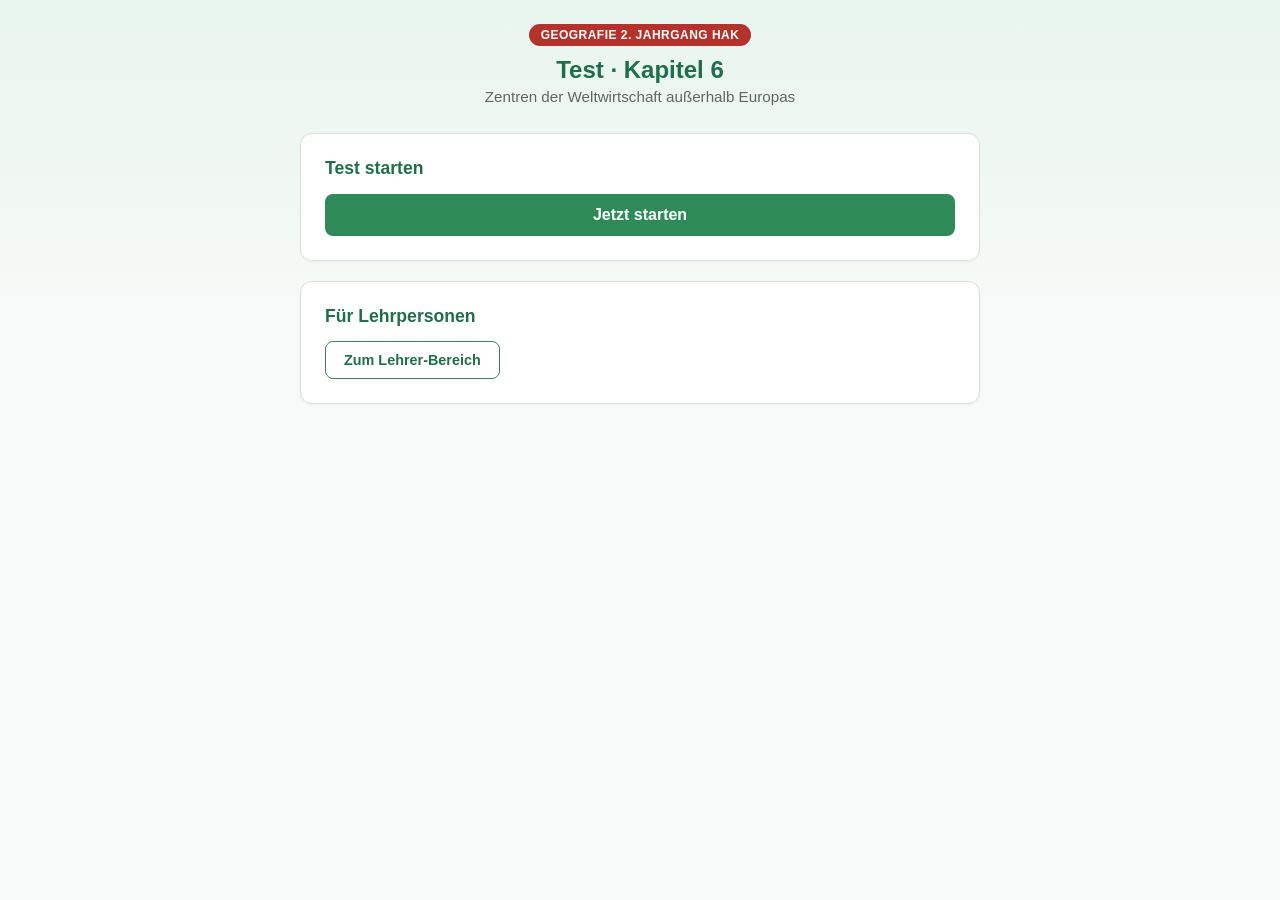
<file: index.html>
<!DOCTYPE html>
<html lang="de">
<head>
<meta charset="UTF-8">
<meta name="viewport" content="width=device-width, initial-scale=1.0">
<title>Test Kapitel 6 · Zentren der Weltwirtschaft</title>
<link rel="stylesheet" href="css/style.css">
</head>
<body>
<div class="wrap">
  <header class="app-header">
    <span class="badge badge-test">Geografie 2. Jahrgang HAK</span>
    <h1>Test · Kapitel 6</h1>
    <p>Zentren der Weltwirtschaft außerhalb Europas</p>
  </header>
  <div class="card">
    <h2>Test starten</h2>
    <a class="btn-primary" style="display:block; text-align:center; text-decoration:none; box-sizing:border-box;" href="test-kapitel6.html">Jetzt starten</a>
  </div>
  <div class="card">
    <h2>Für Lehrpersonen</h2>
    <a class="btn-secondary" style="display:inline-block; text-decoration:none;" href="lehrer-test.html">Zum Lehrer-Bereich</a>
  </div>
</div>
</body>
</html>
</file>
<file: css/style.css>
:root {
  --green-dark: #1f6f4a;
  --green: #2e8b57;
  --green-light: #e8f5ee;
  --ink: #1c2321;
  --muted: #5b6864;
  --border: #d7e3dc;
  --white: #ffffff;
  --danger: #b3332c;
  --radius: 12px;
  font-family: -apple-system, BlinkMacSystemFont, "Segoe UI", Roboto, Helvetica, Arial, sans-serif;
}

* { box-sizing: border-box; }

body {
  margin: 0;
  background: linear-gradient(180deg, var(--green-light) 0%, #f7faf8 320px);
  color: var(--ink);
  min-height: 100vh;
  padding: 24px 16px 64px;
}

.wrap {
  max-width: 680px;
  margin: 0 auto;
}

header.app-header {
  text-align: center;
  margin-bottom: 28px;
}

header.app-header .badge {
  display: inline-block;
  background: var(--green);
  color: white;
  font-size: 0.75rem;
  font-weight: 600;
  letter-spacing: 0.04em;
  text-transform: uppercase;
  padding: 4px 12px;
  border-radius: 999px;
  margin-bottom: 10px;
}

header.app-header .badge.badge-test {
  background: var(--danger);
}

header.app-header h1 {
  font-size: 1.5rem;
  margin: 0 0 4px;
  color: var(--green-dark);
}

header.app-header p {
  color: var(--muted);
  margin: 0;
  font-size: 0.95rem;
}

.card {
  background: var(--white);
  border: 1px solid var(--border);
  border-radius: var(--radius);
  padding: 24px;
  margin-bottom: 20px;
  box-shadow: 0 1px 3px rgba(20, 40, 30, 0.06);
}

.card h2 {
  margin-top: 0;
  font-size: 1.1rem;
  color: var(--green-dark);
}

label {
  display: block;
  font-weight: 600;
  margin-bottom: 6px;
  font-size: 0.9rem;
}

input[type="text"],
input[type="password"] {
  width: 100%;
  padding: 12px 14px;
  border: 1px solid var(--border);
  border-radius: 8px;
  font-size: 1rem;
  margin-bottom: 16px;
}

input[type="text"]:focus,
input[type="password"]:focus {
  outline: 2px solid var(--green);
  outline-offset: 1px;
}

select {
  width: 100%;
  padding: 12px 14px;
  border: 1px solid var(--border);
  border-radius: 8px;
  font-size: 1rem;
  background: white;
  color: var(--ink);
}

select:focus {
  outline: 2px solid var(--green);
  outline-offset: 1px;
}

button {
  font: inherit;
  cursor: pointer;
}

.btn-primary {
  background: var(--green);
  color: white;
  border: none;
  padding: 12px 22px;
  border-radius: 8px;
  font-weight: 600;
  font-size: 1rem;
  width: 100%;
}

.btn-primary:hover { background: var(--green-dark); }
.btn-primary:disabled { background: #9db8ac; cursor: not-allowed; }

.btn-danger {
  background: var(--danger);
  color: white;
  border: none;
  padding: 12px 22px;
  border-radius: 8px;
  font-weight: 600;
  font-size: 1rem;
  width: 100%;
}

.btn-danger:hover { background: #8e2922; }

.btn-secondary {
  background: transparent;
  color: var(--green-dark);
  border: 1px solid var(--green);
  padding: 10px 18px;
  border-radius: 8px;
  font-weight: 600;
  font-size: 0.9rem;
}

.progress-track {
  width: 100%;
  height: 8px;
  background: var(--border);
  border-radius: 999px;
  overflow: hidden;
  margin-bottom: 18px;
}

.progress-fill {
  height: 100%;
  background: var(--green);
  transition: width 0.25s ease;
}

.q-meta {
  font-size: 0.8rem;
  color: var(--muted);
  text-transform: uppercase;
  letter-spacing: 0.03em;
  margin-bottom: 6px;
}

.q-meta .afb-tag {
  display: inline-block;
  margin-left: 6px;
  padding: 1px 8px;
  border-radius: 999px;
  background: var(--green-light);
  color: var(--green-dark);
  text-transform: none;
  letter-spacing: normal;
  font-weight: 600;
}

.q-meta .afb-tag.afb3 { background: #fdf2d9; color: #8a6100; }

.q-text {
  font-size: 1.15rem;
  font-weight: 600;
  margin-bottom: 18px;
  line-height: 1.4;
}

.options { display: flex; flex-direction: column; gap: 10px; margin-bottom: 20px; }

.option-btn {
  text-align: left;
  padding: 14px 16px;
  border-radius: 10px;
  border: 1px solid var(--border);
  background: #fafcfb;
  font-size: 0.98rem;
  transition: border-color 0.15s, background 0.15s;
}

.option-btn:hover { border-color: var(--green); }

.option-btn.selected {
  border-color: var(--green);
  background: var(--green-light);
  font-weight: 600;
}

.option-btn.correct {
  border-color: var(--green);
  background: #d7f5e3;
}

.option-btn.wrong {
  border-color: var(--danger);
  background: #fbe3e1;
}

.option-btn[disabled] { cursor: default; }

.feedback {
  font-size: 0.92rem;
  padding: 10px 14px;
  border-radius: 8px;
  margin-bottom: 16px;
}

.feedback.ok { background: #d7f5e3; color: var(--green-dark); }
.feedback.no { background: #fbe3e1; color: var(--danger); }
.feedback.teil { background: #fdf2d9; color: #8a6100; }
.feedback.info { background: var(--green-light); color: var(--green-dark); }

/* ---- Zuordnung (matching) ---- */
.matching-list { display: flex; flex-direction: column; gap: 10px; margin-bottom: 16px; }

.match-row {
  display: flex;
  align-items: center;
  gap: 10px;
  flex-wrap: wrap;
  padding: 10px 12px;
  border: 1px solid var(--border);
  border-radius: 10px;
  background: #fafcfb;
}

.match-left { font-weight: 600; flex: 1 1 40%; min-width: 120px; }

.match-select {
  flex: 1 1 45%;
  min-width: 140px;
  padding: 8px 10px;
  border: 1px solid var(--border);
  border-radius: 8px;
  font-size: 0.95rem;
  background: white;
}

.match-row.correct { border-color: var(--green); background: #d7f5e3; }
.match-row.wrong { border-color: var(--danger); background: #fbe3e1; }

.match-hint { width: 100%; font-size: 0.85rem; color: var(--danger); margin-top: 4px; }

/* ---- Reihenfolge (ordering) ---- */
.ordering-list { display: flex; flex-direction: column; gap: 8px; margin-bottom: 8px; }

.ordering-item {
  display: flex;
  align-items: center;
  gap: 10px;
  padding: 10px 12px;
  border: 1px solid var(--border);
  border-radius: 10px;
  background: #fafcfb;
}

.ordering-num { font-weight: 700; color: var(--green-dark); min-width: 22px; }
.ordering-text { flex: 1 1 auto; }
.ordering-controls { display: flex; gap: 4px; }

.order-btn {
  background: white;
  border: 1px solid var(--border);
  border-radius: 6px;
  width: 34px;
  height: 34px;
  font-size: 0.9rem;
  color: var(--green-dark);
}

.order-btn:hover:not(:disabled) { border-color: var(--green); }
.order-btn:disabled { color: #bbc4c0; cursor: not-allowed; }

.ordering-item.correct { border-color: var(--green); background: #d7f5e3; }
.ordering-item.wrong { border-color: var(--danger); background: #fbe3e1; }

.result-score {
  text-align: center;
  padding: 20px 0;
}

.result-score .big {
  font-size: 2.6rem;
  font-weight: 700;
  color: var(--green-dark);
}

.result-score .sub {
  color: var(--muted);
  margin-top: 4px;
}

table.leaderboard,
table.results-table {
  width: 100%;
  border-collapse: collapse;
  font-size: 0.92rem;
}

table.leaderboard th,
table.leaderboard td,
table.results-table th,
table.results-table td {
  padding: 8px 10px;
  border-bottom: 1px solid var(--border);
  text-align: left;
}

table.leaderboard th, table.results-table th {
  color: var(--muted);
  font-size: 0.78rem;
  text-transform: uppercase;
  letter-spacing: 0.03em;
}

table.leaderboard tr:first-child td { font-weight: 700; color: var(--green-dark); }

.table-wrap { overflow-x: auto; }

.footer-note {
  text-align: center;
  color: var(--muted);
  font-size: 0.8rem;
  margin-top: 24px;
}

a.link-quiet { color: var(--green-dark); }

.error-msg {
  color: var(--danger);
  font-size: 0.88rem;
  margin: -8px 0 14px;
}

.hidden { display: none !important; }

.chapter-list { display: flex; flex-direction: column; gap: 12px; }

.chapter-item {
  display: flex;
  justify-content: space-between;
  align-items: center;
  padding: 16px;
  border: 1px solid var(--border);
  border-radius: 10px;
  text-decoration: none;
  color: var(--ink);
}

.chapter-item:hover { border-color: var(--green); }

.chapter-item.chapter-item-test:hover { border-color: var(--danger); }

.chapter-item .arrow { color: var(--green); font-weight: 700; }

.stat-row { display: flex; gap: 12px; flex-wrap: wrap; margin-bottom: 16px; }

.stat-box {
  flex: 1 1 120px;
  background: var(--green-light);
  border-radius: 10px;
  padding: 12px 14px;
}

.stat-box .num { font-size: 1.4rem; font-weight: 700; color: var(--green-dark); }
.stat-box .lbl { font-size: 0.78rem; color: var(--muted); }

/* =========================================================
   Ab hier: Zusatzstile nur für den summativen Test
   (test-kapitel6.html, lehrer-test.html)
   ========================================================= */

/* Persistenter Hinweis-Banner, wenn das Fenster/der Tab verlassen wurde */
.cheat-banner {
  position: sticky;
  top: 0;
  z-index: 5;
  background: #fdf2d9;
  color: #8a6100;
  border: 1px solid #f0d99b;
  border-radius: 10px;
  padding: 10px 14px;
  font-size: 0.85rem;
  font-weight: 600;
  margin-bottom: 14px;
  text-align: center;
}

/* Countdown-Timer während des benoteten Tests */
.timer-badge {
  position: sticky;
  top: 0;
  z-index: 4;
  display: inline-block;
  background: var(--green-light);
  color: var(--green-dark);
  border: 1px solid var(--border);
  border-radius: 999px;
  padding: 4px 14px;
  font-size: 0.85rem;
  font-weight: 700;
  font-variant-numeric: tabular-nums;
  margin-bottom: 14px;
}

.timer-badge.warn {
  background: #fbe3e1;
  color: var(--danger);
  border-color: #f0c6c3;
}

.info-box {
  background: var(--green-light);
  border: 1px solid var(--border);
  border-radius: 10px;
  padding: 14px 16px;
  font-size: 0.88rem;
  color: var(--muted);
  margin-bottom: 18px;
  line-height: 1.5;
}

.info-box strong { color: var(--ink); }

/* Offene Frage: Textarea + Wortzähler + optionales Bild */
.open-answer-wrap { margin-bottom: 16px; }

textarea.open-textarea {
  width: 100%;
  min-height: 140px;
  padding: 12px 14px;
  border: 1px solid var(--border);
  border-radius: 8px;
  font-size: 1rem;
  font-family: inherit;
  resize: vertical;
}

textarea.open-textarea:focus {
  outline: 2px solid var(--green);
  outline-offset: 1px;
}

.word-counter {
  text-align: right;
  font-size: 0.8rem;
  color: var(--muted);
  margin-top: 4px;
}

.q-image-wrap {
  text-align: center;
  margin-bottom: 16px;
}

.q-image-wrap img {
  max-width: 100%;
  max-height: 320px;
  border-radius: 10px;
  border: 1px solid var(--border);
}

.q-image-source {
  font-size: 0.75rem;
  color: var(--muted);
  margin-top: 4px;
}

/* Abgabe-Bestätigung (nicht-natives Confirm) */
.confirm-list {
  list-style: none;
  padding: 0;
  margin: 0 0 18px;
}

.confirm-list li {
  padding: 8px 0;
  border-bottom: 1px solid var(--border);
  font-size: 0.92rem;
  display: flex;
  justify-content: space-between;
}

.confirm-actions { display: flex; flex-direction: column; gap: 10px; }

/* Lehrer-Test-Dashboard: Detailansicht der offenen Antworten */
.student-row {
  border: 1px solid var(--border);
  border-radius: 10px;
  margin-bottom: 10px;
  overflow: hidden;
}

.student-row-head {
  display: flex;
  justify-content: space-between;
  align-items: center;
  gap: 10px;
  padding: 12px 14px;
  cursor: pointer;
  background: #fafcfb;
  flex-wrap: wrap;
}

.student-row-head .name { font-weight: 700; flex: 1 1 140px; }

.cheat-pill {
  display: inline-block;
  padding: 2px 10px;
  border-radius: 999px;
  font-size: 0.75rem;
  font-weight: 600;
  background: var(--green-light);
  color: var(--green-dark);
}

.cheat-pill.warn { background: #fbe3e1; color: var(--danger); }

.student-row-body {
  padding: 14px 16px;
  border-top: 1px solid var(--border);
}

.student-row-body.hidden { display: none; }

.open-answer-block {
  margin-bottom: 14px;
  padding-bottom: 14px;
  border-bottom: 1px dashed var(--border);
}

.open-answer-block:last-child { border-bottom: none; margin-bottom: 0; padding-bottom: 0; }

.open-answer-block .frage-label {
  font-size: 0.8rem;
  font-weight: 700;
  color: var(--green-dark);
  text-transform: uppercase;
  letter-spacing: 0.02em;
  margin-bottom: 4px;
}

.open-answer-block .frage-text {
  font-size: 0.85rem;
  color: var(--muted);
  margin-bottom: 8px;
}

.open-answer-block .antwort-text {
  background: #fafcfb;
  border: 1px solid var(--border);
  border-radius: 8px;
  padding: 10px 12px;
  font-size: 0.95rem;
  white-space: pre-wrap;
}

.open-answer-block .antwort-text.leer {
  color: var(--muted);
  font-style: italic;
}

.security-note {
  background: #fbe3e1;
  border: 1px solid #f0c6c3;
  color: #7a231d;
  border-radius: 10px;
  padding: 12px 14px;
  font-size: 0.85rem;
  margin-top: 16px;
  line-height: 1.5;
}
</file>
